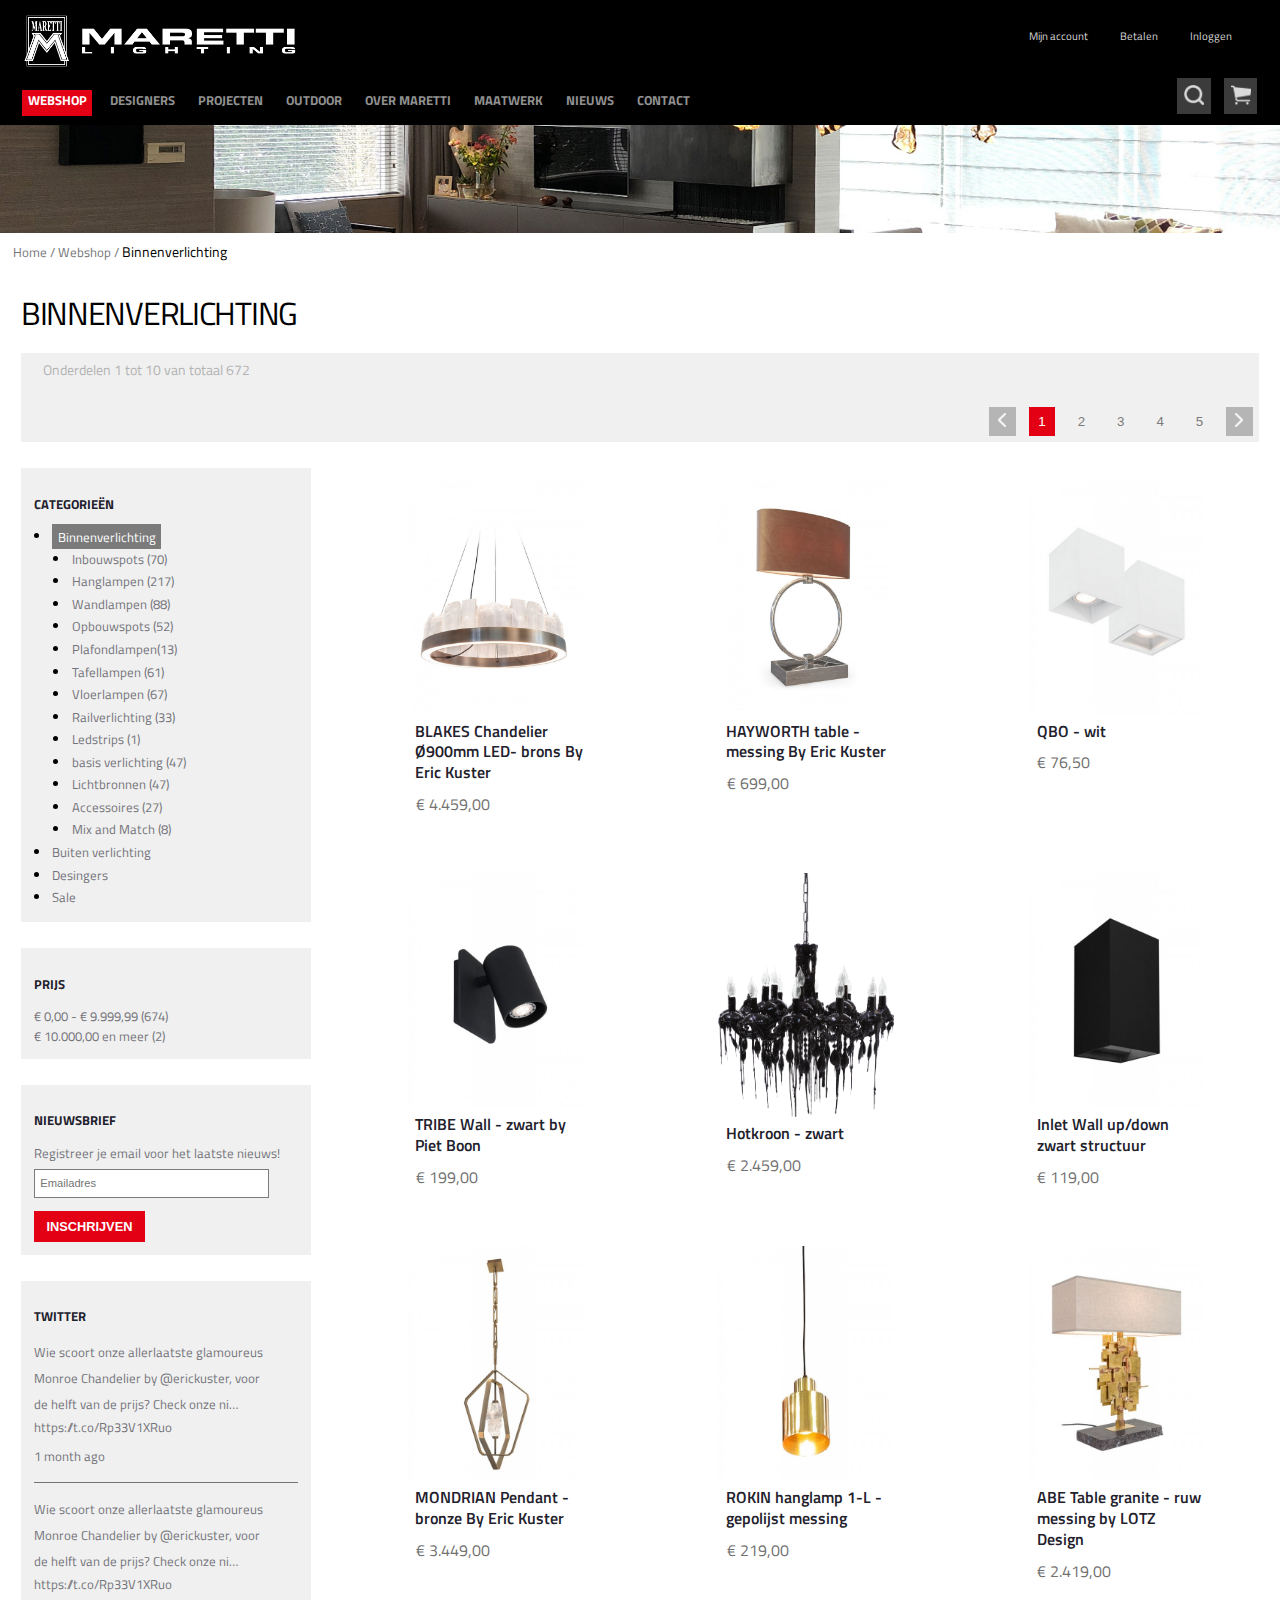
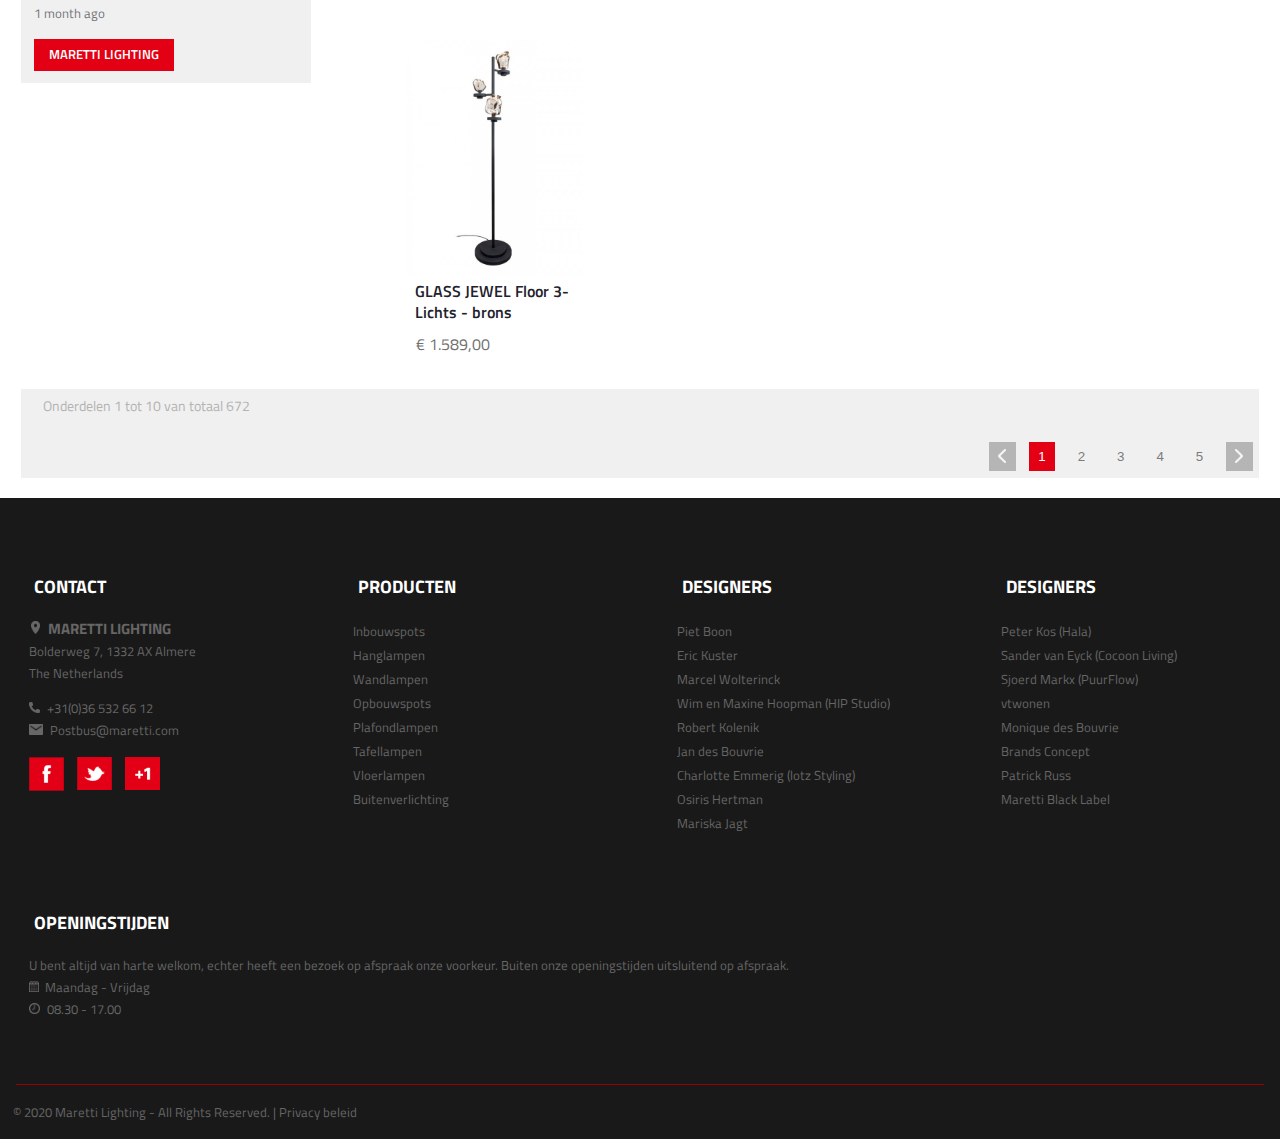
<file: webshop.html>
<!doctype html>
<html lang="nl">

<head>
    <meta charset="UTF-8">
    <meta name="author" content="Bo Heins">
    <meta name="viewport" content="width=device-width, initial-scale=1">

    <title>Maretti Lighting</title>

    <link rel="shortcut icon" type="image/png" href="images/favincon.png"/>
    <link href="styles/style.css" rel="stylesheet">
    <link href="https://fonts.googleapis.com/css2?family=Titillium+Web:ital,wght@0,200;0,300;0,400;0,600;0,700;0,900;1,200;1,300;1,400;1,600;1,700&display=swap" rel="stylesheet">
</head>

<body id="webshop">
    <header>
        <div>
            <a href="index.html">
                <img src="images/logo.png" alt="Maretti Lighting logo"/>
            </a>

            <ul>
                <li><a href="#">Mijn account</a></li>
                <li><a href="#">Betalen</a></li>
                <li><a href="#">Inloggen</a></li>
            </ul>
        </div>

        <div>
            <button href="#">
                <img alt="Hamburger Menu" src="images/navigatie-hamburgermenu.png">
            </button>

            <nav>
                <ul>
                    <li><a href="webshop.html">Webshop</a></li>
                    <li><a href="#">Designers</a></li>
                    <li><a href="#">Projecten</a></li>
                    <li><a href="#">Outdoor</a></li>
                    <li><a href="#">Over Maretti</a></li>
                    <li><a href="#">Maatwerk</a></li>
                    <li><a href="#">Nieuws</a></li>
                    <li><a href="#">Contact</a></li>
                </ul>
            </nav>

            <ul>
                <li>
                   <form>
                       <input type="text" placeholder="Waar ben je naar opzoek?">
                        <button type="button">
                            <img alt="Vergrootglas- is de zoekknop" src="images/search-icon.png">
                        </button>
                    </form>
                </li>
                <li>
                    <button href="#">
                        <img alt="winkelmand" src="images/winkelwagen-icoon.png">
                    </button>
                </li>
            </ul>
        </div>

        <p>Uw winkelwagen bevat nog geen artikelen.</p>
    </header>

    <div class="woonkamer-img"></div>

    <p class="broodkruimelnavigatie"><a href="index.html">Home</a> / <a href="#">Webshop</a> / <a href="#">Binnenverlichting</a></p>

    <main>
        <h1>Binnenverlichting</h1>

        <section>
           <h4>Verschillende pagina's opties</h4>
            <p>Onderdelen 1 tot 10 van totaal 672</p>

            <div>
               <button><img alt="pijl naar links" src="images/naar-links.png"></button>
                <button>1</button>
                <button>2</button>
                <button>3</button>
                <button>4</button>
                <button>5</button>
                <button><img alt="pijl naar rechts" src="images/naar-rechts.png"></button>
            </div>
        </section>

        <section>
           <h4>Producten op de webshop</h4>
           <article>
                <a href="#">
                    <img alt="Design hanglamp, ontworpen door Eric Kuster" class="afbeeldingveranderen" href="#" src="images/13.0216.03blakeskuster_1.jpg">
                    <h4>BLAKES Chandelier Ø900mm LED- brons By Eric Kuster</h4>
                    <p>€ 4.459,00</p>
                </a>
            </article>

            <article>
                <a href="#">
                    <img alt="Design tafellamp, kap bruin fluweel, binnenzijde goudkleurig" src="images/13.1773.03hayworthtablemesskuster.jpg">
                    <h4>HAYWORTH table - messing By Eric Kuster</h4>
                    <p>€ 699,00</p>
                </a>
            </article>

            <article>
                <a href="#">
                    <img alt="Witte opbouwspot, 60cm bij 60cm" src="images/11.1540_qbo_0005_201.0000.41_cubes_opbouwspot_gu10_wit.jpg">
                    <h4>QBO - wit</h4>
                    <p>€ 76,50</p>
                </a>
            </article>

            <article>
                <a href="#">
                    <img alt="wandlamp met richtbaar armantuur, zwart" src="images/13.7630_tribe_wandlamp_0003_layer_3_2.jpg">
                    <h4>TRIBE Wall - zwart by Piet Boon</h4>
                    <p>€ 199,00</p>
                </a>
            </article>

           <article>
                <a href="#">
                    <img alt="Kroonluchter, zwart met druip effect" src="images/HotKroon.png">
                    <h4>Hotkroon - zwart</h4>
                    <p>€ 2.459,00</p>
                </a>
            </article>

            <article>
                <a href="#">
                    <img alt="Zwarte wandlamp, balk vorm" src="images/inlet_wall_updown.jpg">
                    <h4>Inlet Wall up/down zwart structuur</h4>
                    <p>€ 119,00</p>
                </a>
            </article>

           <article>
                <a href="#">
                    <img alt="Design hanglamp van brons" src="images/13.0210.03mondriaankuster.jpg">
                    <h4>MONDRIAN Pendant - bronze By Eric Kuster</h4>
                    <p>€ 3.449,00</p>
                </a>
            </article>

           <article>
                <a href="#">
                    <img alt="Hanglamp in gepolijst messing" src="images/13.3196.11rokinpolish1l.jpg">
                    <h4>ROKIN hanglamp 1-L - gepolijst messing</h4>
                    <p>€ 219,00</p>
                </a>
            </article>

            <article>
                <a href="#">
                    <img alt="Tafellamp uitgevoerd in ruw messing met granieten voet" src="images/13.8517.11abestonetable.jpg">
                    <h4>ABE Table granite - ruw messing by LOTZ Design</h4>
                    <p>€ 2.419,00</p>
                </a>
            </article>

            <article>
                <a href="#">
                    <img alt="Vloerlamp 3-Lichts, brons, zwart gespoten" src="images/13.1386.03glassjewelfloor3l.jpg">
                    <h4>GLASS JEWEL Floor 3-Lichts - brons</h4>
                    <p>€ 1.589,00</p>
                </a>
            </article>
        </section>

        <section>
            <h4>Opties voor de weergaven van de webshop</h4>
            <p>Onderdelen 1 tot 10 van totaal 672</p>

            <div>
               <button><img alt="pijl naar links" src="images/naar-links.png"></button>
                <button>1</button>
                <button>2</button>
                <button>3</button>
                <button>4</button>
                <button>5</button>
                <button><img alt="pijl naar rechts" src="images/naar-rechts.png"></button>
            </div>
        </section>

        <section>
            <h3>Categorieën</h3>
            <ul>
               <li><a class="binnenverlichting-geselecteerd" href="#">Binnenverlichting</a>
                   <ul>
                       <li><a href="#">Inbouwspots (70)</a></li>
                       <li><a href="#">Hanglampen (217)</a></li>
                       <li><a href="#">Wandlampen (88)</a></li>
                       <li><a href="#">Opbouwspots (52)</a></li>
                       <li><a href="#">Plafondlampen(13)</a></li>
                       <li><a href="#">Tafellampen (61)</a></li>
                       <li><a href="#">Vloerlampen (67)</a></li>
                       <li><a href="#">Railverlichting (33)</a></li>
                       <li><a href="#">Ledstrips (1)</a></li>
                       <li><a href="#">basis verlichting (47)</a></li>
                       <li><a href="#">Lichtbronnen (47)</a></li>
                       <li><a href="#">Accessoires (27)</a></li>
                       <li><a href="#">Mix and Match (8)</a></li>
                   </ul>
               </li>
               <li><a href="#">Buiten verlichting</a></li>
               <li><a href="#">Desingers</a></li>
               <li><a href="#">Sale</a></li>
            </ul>
        </section>

        <section>
            <h3>Prijs</h3>
            <ul>
               <li><a href="#">€ 0,00 - € 9.999,99 (674)</a></li>
               <li><a href="#">€ 10.000,00 en meer (2)</a></li>
            </ul>
        </section>

        <form>
            <h3>Nieuwsbrief</h3>
            <label>Registreer je email voor het laatste nieuws!</label>
            <input type="text" name="email" placeholder="Emailadres">
            <button type="submit">Inschrijven</button>
        </form>

        <section>
            <h3>twitter</h3>
            <p>Wie scoort onze allerlaatste glamoureus Monroe Chandelier by @erickuster, voor de helft van de prijs? Check onze ni…</p><a>https://t.co/Rp33V1XRuo</a>
            <p>1 month ago</p>

            <hr>

            <p>Wie scoort onze allerlaatste glamoureus Monroe Chandelier by @erickuster, voor de helft van de prijs? Check onze ni…</p><a>https://t.co/Rp33V1XRuo</a>
            <p>1 month ago</p>

            <a href="#">Maretti Lighting</a>
        </section>
    </main>

    <footer>
        <section>
            <h5>Contact</h5>

            <p><img alt="locatie icoon" src="images/locatie.png">Maretti lighting</p>
            <p>Bolderweg 7, 1332 AX Almere</p>
            <p>The Netherlands</p>

            <p><img alt="telefoon icoon" src="images/telefoon.png">+31(0)36 532 66 12</p>
            <p><img alt="e-mail icoon" src="images/mail.png">Postbus@maretti.com</p>

            <section>
                <h6>social media</h6>
                <ul>
                    <li><a href="#"><img alt="Facbook icoon" src="images/socialmediaicoon-facebook.png"></a></li>
                    <li><a href="#"><img alt="Twitter icoon" src="images/socialmediaicoon-twitter.png"></a></li>
                    <li><a href="#"><img alt="plus 1 icoon" src="images/socialmediaicoon-1.png"></a></li>
                </ul>
            </section>
        </section>

        <section>
            <h5>Producten</h5>

            <ul>
                <li><a href="#">Inbouwspots</a></li>
                <li><a href="#">Hanglampen</a></li>
                <li><a href="#">Wandlampen</a></li>
                <li><a href="#">Opbouwspots</a></li>
                <li><a href="#">Plafondlampen</a></li>
                <li><a href="#">Tafellampen</a></li>
                <li><a href="#">Vloerlampen</a></li>
                <li><a href="#">Buitenverlichting</a></li>
            </ul>
        </section>

        <section>
            <h5>Designers</h5>

            <ul>
                <li><a href="#">Piet Boon</a></li>
                <li><a href="#">Eric Kuster</a></li>
                <li><a href="#">Marcel Wolterinck</a></li>
                <li><a href="#">Wim en Maxine Hoopman (HIP Studio)</a></li>
                <li><a href="#">Robert Kolenik</a></li>
                <li><a href="#">Jan des Bouvrie</a></li>
                <li><a href="#">Charlotte Emmerig (lotz Styling)</a></li>
                <li><a href="#">Osiris Hertman</a></li>
                <li><a href="#">Mariska Jagt</a></li>
            </ul>
        </section>

        <section>
            <h5>Designers</h5>

            <ul>
                <li><a href="#">Peter Kos (Hala)</a></li>
                <li><a href="#">Sander van Eyck (Cocoon Living)</a></li>
                <li><a href="#">Sjoerd Markx (PuurFlow)</a></li>
                <li><a href="#">vtwonen</a></li>
                <li><a href="#">Monique des Bouvrie</a></li>
                <li><a href="#">Brands Concept</a></li>
                <li><a href="#">Patrick Russ</a></li>
                <li><a href="#">Maretti Black Label</a></li>
            </ul>
        </section>

        <section>
            <h5>Openingstijden</h5>

            <p>U bent altijd van harte welkom, echter heeft een bezoek op afspraak onze voorkeur. Buiten onze openingstijden uitsluitend op afspraak.</p>

            <p><img alt="kalender icoon" src="images/kalendericoon.png">Maandag - Vrijdag</p>
            <p><img alt="klok icoon" src="images/klokicoon.png">08.30 - 17.00</p>
        </section>

        <hr>
        <p>© 2020 Maretti Lighting - All Rights Reserved. | Privacy beleid</p>

    </footer>

    <script src="scripts/script.js"></script>
</body>
</file>
<file: styles/style.css>
/* CSS Document */
*, *::after, *::before {
 box-sizing:border-box;
 padding: 0;
 margin: 0;
 border: 0;
 outline: 0;
}

/*algemeen*/
body{
    width: 100vw;
    font-family: 'Titillium Web', sans-serif;
    width: 100vw;
    font-size: 1em;
}

header{
    background-color: black;
    position: relative;
}

main{
}

footer{
    background-color: #191919;
    width: 100vw;
    padding: 2em 0 1em 0;
    position: relative;
}

article{
    width: 100vw;
    overflow: hidden;
}

section{

}

h1{
    font-weight: 400;
    text-transform: uppercase;
}

h2{
    color: #000;
    font-size: 1.5em;
    font-weight: 400;
    line-height: 30px;
    text-align: center;
    text-transform: uppercase;
    margin: 1.2em 0;
}

h3{
    font-weight: 700;
    text-transform: uppercase;
    font-size: 1em;
    color: #22212c;
    text-align: center;
}

h4{
    line-height: 1.4;
    text-align: center;
    color: #73737a;
    font-weight: 600;
    font-size: .875em;
    margin-bottom: 4em;
}

h5{
    font-size: 1.125em;
    color: white;
    font-weight: 700;
    text-transform: uppercase;
    margin: 1.5em 0 1em 1em ;
}

p{
    color: #000;
    font-size: 1em;
    line-height: 26px;
    text-align: center;
    width: 90%;
    margin-left: auto;
    margin-right: auto;
}

a{
    text-decoration: none;
    cursor: pointer;
}

button{
    text-decoration: none;
    cursor: pointer;
}

form{
    position: relative;
}

input{
    position: absolute;
    right: 2.9em;
    width: 0em;
    height: 2.6em;
    background-color: #292733;
    color: white;
    font-size: .875em;
    z-index: -1;
    transition: 1.2s ease-in-out;
}

hr{
    margin: 2em 1em 0;
    background-color: rgb(153, 0, 0);
    border: none;
    display: block;
    height: 1px;
}

:focus {
  outline: 2px solid Orange;
}









/*header*/
/*eerste section*/

header div:first-of-type{

    display: flex;
    flex-direction: row;
    justify-content: space-around;
    align-items: center;
    flex-wrap: wrap;
    margin: 0 1.5em
}

header div:first-of-type a img{
    width: 17em;
    padding-top: 0.75em;
}

header div:first-of-type ul{
    list-style-type:none;
    display: flex;
    flex-direction: row;
    justify-content: space-between;
    margin-right: 0.5em;
}

header div:first-of-type ul li{
    padding: 0 1em 0.5em 1em;
}

header div:first-of-type ul li a{
    color: #d9d9d9;;
    font-size: 11px;
    text-decoration: none;
    transition: .5s;
}

header div:first-of-type ul li a:hover{
    color: #E30015;;
    font-size: 12px;
    font-weight: 700;
}



/*Tweede section */
header div:nth-of-type(2){
    position: relative;
    background-color: black;
    display: flex;
    flex-direction: row;
    justify-content: space-between;
    margin: 0 1em;
    padding-bottom: .5em;
    align-items: center;
    z-index: 2;
}

header div:nth-of-type(2) nav{
    display: block;
    position: absolute;
    background-color: #000;
    width: 15em;
    top: 2.5em;
    left: -25em;
    transition: 1s;
}

header div:nth-of-type(2) nav.hamburgermenuzichtbaar{
    left: -1em;
}

header div:nth-of-type(2) nav ul{
    display: flex;
    flex-direction: column;
    margin: 1em 0 1em 2em;
}
header div:nth-of-type(2) nav ul li{
    list-style-type: none;
    margin: .2em 0;
}

header div:nth-of-type(2) nav ul li a{
    font-weight: 700;
    line-height: 27px;
    padding: 0 .4em .1em;
    cursor: pointer;
    color: #919191;
    font-size: .8em;
    text-transform: uppercase;
    transition: .25s;
}

header div:nth-of-type(2) nav ul li a:hover{
    background-color: #e30015;
    color: #fff;
    font-size: .9em;
}

header div:nth-of-type(2) > ul{
    list-style-type:none;
    display: flex;
    flex-direction: row;
}

header div:nth-of-type(2) button{
    background-color: black;
    margin: 0 1em;
}

header div:nth-of-type(2) button img{
    width: 12em;
}

header div:nth-of-type(2) ul li button{
    position: relative;
    background-color: #3B3B3B;
    margin: 0 .5em;
    width: 2.5em;
    padding: .5em;
}

header div:nth-of-type(2) ul li button img{
    width: 100%;
    margin-left: 0;
}

header div:nth-of-type(2) ul li button:hover{
    background-color: #E30015;
}

header p{
    position: absolute;
    display: none;
    font-size: 12px;
    right: 20px;
    top: 0em;
    height: 0;
    width: 25em;
}

header p.anders{
    display:block;
    top: 12.5em;
    height: auto;
    z-index: 0;
    background-color: white;
    border: solid 1px #3B3B3B;
    padding: 2em 1em;
    box-shadow: 0 3px 5px #3B3B3B;
}

input.zichtbaar{
    width: 20em;
    right: 2.9em;
    padding-left: 1em;
    z-index: 1;
}

input.zichtbaar:focus{
    background-color: #fff;
    color: #000;
}






/*home pagina*/
/*main*/

/*Deel van de home pagina:Eerste aanzicht met achtergrond afbeelding*/
body#homepage main article.background-img{
    width: 100vw;
    height: 60vh;
    background-image: url(../images/maretti-pand.jpg);
    background-size: cover;
    background-position: center;
    z-index: -2;
}

body#homepage main article:first-of-type{
    display: flex;
    justify-content: center;
    flex-wrap: wrap;
    align-content: center;
}

body#homepage main article:first-of-type h1{
    width: 90%;
    color: white;
    font-weight: 100;
    font-size: 33px;
    text-shadow: 3px 3px 3px #292733;
    text-transform: uppercase;
    text-align: center;
    margin-bottom: .2em;
}

body#homepage main article:first-of-type p{
    color: white;
    font-size: .65em;
    font-weight: 300;
    text-transform: uppercase;
    width: 90%;
    text-align: center;
    line-height: 16px;
    margin-bottom: .5em;
}
body#homepage main article:first-of-type a{
    font-size: .7em;
    line-height: 11px;
    background-color: rgb(122, 122, 122);
    text-align: left;
    border-width: 2px;
    margin: 1em;
    padding: 1.2em 2.5em;
    font-weight: 600;
    color: white;
    box-shadow: inset 0 0 0 #e30015;
    text-decoration: none;
    cursor: pointer;
}

body#homepage main article:first-of-type a:hover{
    background-color: #e30015;
}
body#homepage main article:first-of-type a:active{
    background-color: #820303;
}

body#homepage main article:first-of-type a:nth-of-type(2){
    border: solid 1px rgba(255, 255, 255, 0.5);
    background-color: transparent;
    cursor: pointer;
}

body#homepage main article:first-of-type a:nth-of-type(2):hover{
    background-color: rgb(227, 0, 21, .7);
}

body#homepage main article:first-of-type a:nth-of-type(2):active{
    background-color: rgb(130, 3, 3, .7);
}




/*Deel van de home pagina: welkom bij Maretti*/
body#homepage main article:nth-of-type(2) p:first-of-type{
    color: rgb(147, 147, 147);
    font-size: 17px;
    line-height: 20px;
    margin-top: 1.5em;
    margin-bottom: 1em;
}

body#homepage main article:nth-of-type(2) a{
    display: block;
    position: relative;
    margin: 1.5em auto 2em auto;
    width: 9em;
    background-color: #e30015;
    cursor: pointer;
    font-size: 0.9em;
    line-height: 11px;
    border-width: 2px;
    padding: 1em;
    text-align: center;
    font-weight: 600;
    color: white;
    text-decoration: none;
    transition: 1s;
    box-shadow: inset 0 0 0 #000;
}

body#homepage main article:nth-of-type(2) a:hover{
    box-shadow: inset 12em 0 0 #000;
}

body#homepage main article:nth-of-type(2) a:active
body#webshop main > form button:hover,
body#webshop main > section:nth-of-type(6) a:last-of-type:active{
    box-shadow: -2px -2px 5px #292733;
    background-color: #820303;
}
/*einde main*/



/*Deel van de home pagina: verschillende projecten*/
body#homepage > section section{
    display: block;
    position: relative;
    overflow: hidden;
    margin: 1em 5vw;
    width: 90vw;
    max-width: 25em;
    height: 30em;
    padding-bottom: 4em;
}

body#homepage > section section h2{
    position: absolute;
    margin: -10000em;
}

body#homepage > section section p{
    line-height: 1.4;
    text-align: center;
    color: #73737a;
    font-weight: 600;
    font-size: .875em;
}

body#homepage > section section img{
    height: 100%;
    width: 100%;
    max-width: 30em;
    object-fit: cover;
}

body#homepage > section section button{
    position: absolute;
    left: 0;
    z-index: 10;
    width: 3em;
    height: 2.5em;
    top: 15em;
    transform: translateY(-50%);
    padding: 0 .5em;
    background-color: rgba(74, 74, 74, .8);
    box-shadow: 3px 3px 5px #292733;
}

body#homepage > section section button:hover{
    background-color: #e30015;
    opacity: .8;
}

body#homepage > section section button:active{
    background-color: #820303;
    opacity: .8;
}

body#homepage > section section button:nth-of-type(2){
    right: 0;
    left: auto;
}

body#homepage > section section button img{
    padding: .5em;
}






/*Deel van de home pagina: Maatwerk met achtergrond afbeelding van kroonluchter*/
body#homepage > article{
    width: 100vw;
    height: 100vh;
    position: relative;
    margin-top: 1.5em;
    display: flex;
    justify-content: center;
    flex-wrap: wrap;
}

article.hotKroon{
    width: 100vw;
    height: 60vh;
    background-image: url(../images/HotKroon.png);
    background-size: cover;
    background-position: center;
    z-index: -2;
    background-color: black;
    margin-bottom: 2em;

}

body#homepage > article h2{
    width: 90%;
    color: white;
    font-weight: 300;
    font-size: 1.125em;
    text-shadow: 3px 3px 3px #292733;
    text-transform: uppercase;
    text-align: center;
    margin: 3em 0 .5em 0;
    height: 1em;
}

body#homepage > article p:first-of-type{
    width: 90%;
    color: white;
    font-weight: 400;
    font-size: 0.875em;
    text-transform: uppercase;
    text-align: center;
    margin: 0 0 13em 0;
}

body#homepage > article p:last-of-type{
    width: 90%;
    color: white;
    text-shadow: 2px 2px 2px #292733;
    font-weight: 500;
    font-size: 0.75em;
    text-align: center;
    margin: 0 0 .7em 0;
    line-height: 1.5em;
}

body#homepage > article a{
    display: block;
    margin: 1em auto 2em auto;
    width: 9em;
    height: 3em;
    background-color: white;
    font-size: 0.9em;
    line-height: 11px;
    border-width: 2px;
    padding: 1em;
    text-align: center;
    font-weight: 600;
    color: black;
    box-shadow: 3px 3px 5px #292733;
    text-transform: uppercase;
    cursor: pointer;
}

body#homepage > article a:hover{
    background-color: #e30015;
    color: white;
    box-shadow: 3px 3px 5px #292733;
}

body#homepage > article a:active{
    background-color: #820303;
    color: white;
    box-shadow: -3px -3px 5px #292733;
}




/*Deel van de home pagina: Nieuwe amaturen*/
/*Bevat ook code van de webshop pagina: lampen die gekocht kunnen worden*/
body#homepage > section:nth-of-type(2) > div{
    overflow-x: scroll;
}

body#homepage > section:nth-of-type(2) > div div{
    width: 200vw;
}

body#homepage > section:nth-of-type(2) > div div{
    display: grid;
    grid-template-columns: 1fr 1fr 1fr 1fr;
    grid-gap: 1em;
    margin: 0 1em;
}

body#homepage > section:nth-of-type(2) > div div article,
body#webshop main section article {
    width: 45vw;
    max-width: 12em;
/*    height: 100%;*/
    padding: .5em .5em 1em .5em;
    margin: 1em 0;
    position: relative;
    transition: .25s;
}

body#homepage > section:nth-of-type(2) > div div article:hover,
body#webshop main section article:hover{
    box-shadow: 1px 3px 10px #dbd9d9;

}

body#homepage > section:nth-of-type(2) > div div article:active,
body#webshop main section article:active{
    box-shadow: inset 1px 3px 10px #dbd9d9;
}

body#homepage > section:nth-of-type(2) > div div article a img,
body#webshop main section article a img{
    width: 100%;
}

body#homepage > section:nth-of-type(2) > div div article a h4,
body#webshop main section article a h4{
    color: #22212c;
    text-align: left;
    font-size: 1em;
    font-weight: 600;
    line-height: 1.3em;
    margin: 0 0 0 .5em;
}

body#homepage > section:nth-of-type(2) > div div article a p,
body#webshop main section article a p{
    color: #717171;
    margin-top: .5em;
    text-align: left;
}

body#webshop main section > h4{
    position: absolute;
    margin: -10000em;
}
/*einde home pagina*/







/*webshop pagina*/
/*Deel van de webshop pagina: boven de main*/
div.woonkamer-img{
    width: 100vw;
    height: 12vh;
    background-image: url(../images/woonkamer.jpeg);
    background-size: cover;
    background-position: center;
    position: relative;
    z-index: -2;
}

body#webshop > p{
    display: block;
    margin: .5em 0 0 1em;
    font-size: .8em;
    text-align: left;
    color: #73737a;
}
body#webshop > p a{
    transition: 1s;
    color: #73737a;
}

body#webshop p a:last-of-type{
    font-size: 1.1em;
    color: black;
}

body#webshop p a:hover{
    font-size: 1.1em;
    color: #E30015;
    font-weight: bold;
}

body#webshop main h1{
    letter-spacing: -.04em;
    margin: .5em 0 .5em 0.4em;
}


/*main*/
body#webshop main{
    display: grid;
    grid-template-columns: 1fr;
}

body#webshop main section:nth-of-type(2){
    display: grid;
    grid-template-columns: 1fr 1fr;
    padding-left: 1em;
    justify-items: center;
}

/*Toolbar op de pagina*/
body#webshop main > section:first-of-type,
body#webshop main > section:nth-of-type(3){
    background-color: #f0f0f0;
    font-size: .8em;
    margin: .5em 1em;
    text-align: left;
    width: auto;
    margin: 0 1em 1em;
}


body#webshop main > section:first-of-type p,
body#webshop main > section:nth-of-type(3) p{
    text-align: left;
    margin: inherit;
    width: auto;
    padding: .5em .7em;
    font-size: 1.1em;
    color: #b3b3b3;
    line-height: 1.4;
}

body#webshop main > section:first-of-type div,
body#webshop main > section:nth-of-type(3) div{
    display: flex;
    justify-content: flex-end;
}

body#webshop main > section:first-of-type div button,
body#webshop main > section:nth-of-type(3) div button{
    margin: .5em;
    padding: .5em .7em;
    background-color: transparent;
    color: #7b7b7b;
    transition: .2s;

}

body#webshop main > section:first-of-type div button:hover,
body#webshop main > section:nth-of-type(3) div button:hover{
    background-color: #E30015;
    color: white;
    box-shadow: -1px -1px 3px #877a7a;
}

body#webshop main > section:first-of-type div button:active,
body#webshop main > section:nth-of-type(3) div button:active{
    box-shadow: inset -1px -1px 3px #877a7a;
}

body#webshop main > section:first-of-type button img,
body#webshop main > section:nth-of-type(3) button img{
    width: 1em;
/*    background-color: #b3b3b3;*/
    padding: .2em;
}

body#webshop main > section:first-of-type div button:first-of-type,
body#webshop main > section:first-of-type div button:last-of-type,
body#webshop main > section:nth-of-type(3) div button:first-of-type,
body#webshop main > section:nth-of-type(3) div button:last-of-type{
    background-color: #7b7b7b;
    opacity: .5;
    padding: .3em .5em .2em .5em;
    transition: .2s;
}

body#webshop main > section:first-of-type div button:first-of-type:hover,
body#webshop main > section:first-of-type div button:last-of-type:hover,
body#webshop main > section:nth-of-type(3) div button:first-of-type:hover,
body#webshop main > section:nth-of-type(3) div button:last-of-type:hover{
    opacity: 1;
}

body#webshop main > section:first-of-type div button:nth-of-type(2),
body#webshop main > section:nth-of-type(3) div button:nth-of-type(2){
    background-color: #E30015;
    color: white;
}






/*Deel van de webshop pagina: categorieen, prijs, nieuwsbrief en twitter*/
body#webshop main > form,
body#webshop main > section:nth-of-type(4),
body#webshop main > section:nth-of-type(5),
body#webshop main > section:nth-of-type(6){
    background-color: #f0f0f0;
    font-size: .8em;
    margin: 1em;
    text-align: left;
    padding: 1em;
}

body#webshop main > form h3,
body#webshop main > section:nth-of-type(4) h3,
body#webshop main > section:nth-of-type(5) h3,
body#webshop main > section:nth-of-type(6) h3{
    text-align: left;
    margin: 1em 0;
}

/*Deel van de webshop pagina: categorieen en prijs*/
body#webshop main > section:nth-of-type(4) ul li{
    list-style: disc inside none;
    margin: .2em 0;
}

body#webshop main > section:nth-of-type(5) ul li{
    list-style-type: none;
}

body#webshop main > section:nth-of-type(4) ul li a,
body#webshop main > section:nth-of-type(5) ul li a{
    color: #73737a;
    transition: .2s;
}

body#webshop main > section:nth-of-type(4) ul li a:hover,
body#webshop main > section:nth-of-type(5) ul li a:hover{
    background-color: #7b7b7b;
    color: #fff;
    padding: .2em .4em;
    box-shadow: -1px -1px 3px #292733;
}

body#webshop main > section:nth-of-type(4) ul li a:active,
body#webshop main > section:nth-of-type(5) ul li a:active{
    box-shadow: inset -1px -1px 3px #292733;
}

body#webshop main > section:nth-of-type(4) ul li a.binnenverlichting-geselecteerd{
    background-color: #7b7b7b;
    color: #fff;
    padding: .2em .4em;
}

body#webshop main > section:nth-of-type(4) ul li ul li{
    padding-left: 1.5em;
}



/*Deel van de webshop pagina: nieuwsbrief*/
body#webshop main > form label{
    color: #73737a;
}

body#webshop main > form input{
    position: relative;
    display: block;
    left: 0;
    width: 21em;
    margin: .5em 0;
    background-color: #fff;
        color: #000;
    border: solid .5px #7b7b7b;
    z-index: 1;
    padding: .5em;
}

body#webshop main > form input:focus{
    background-color: #dbd9d9;
}

body#webshop main > form button{
    display: block;
    margin: 1em 0 0 0;
    width: auto;
    background-color: #e30015;
    cursor: pointer;
    font-size: 1em;
    line-height: 11px;
    border-width: 2px;
    padding: .8em 1em;
    text-align: center;
    font-weight: 600;
    color: white;
    text-decoration: none;
    text-transform: uppercase;
    box-shadow: inset 0 0 0 #000;
    transition: .5s;
}

body#webshop main > form button:hover{
    box-shadow: inset 10em 0 0 #000;
}


/*Deel van de webshop pagina: twitter*/
body#webshop main > section:nth-of-type(6) p,
body#webshop main > section:nth-of-type(6) a{
    color: #73737a;
    text-align: left;
    margin: 0;
}

body#webshop main > section:nth-of-type(6) p:nth-of-type(2),
body#webshop main > section:nth-of-type(6) p:last-of-type{
    margin: .5em 0;
}

body#webshop main > section:nth-of-type(6) hr{
    background-color: #73737a;
    margin: 1em 0;
}

body#webshop main > section:nth-of-type(6) a:last-of-type{
    display: block;
    margin: 1em 0 0 0;
    width: 11em;
    background-color: #e30015;
    cursor: pointer;
    font-size: 1em;
    line-height: 11px;
    border-width: 2px;
    padding: .8em 1em;
    text-align: center;
    font-weight: 600;
    color: white;
    text-decoration: none;
    text-transform: uppercase;
    box-shadow: inset 0 0 0 #000;
    transition: .5s;
}

body#webshop main > section:nth-of-type(6) a:last-of-type:hover{
    box-shadow: inset 12em 0 0 #000;
}
/*einde webshop pagina*/




/*footer*/
footer section{
    margin: 1em;
}
footer li{
    list-style: none;
}

footer p,
footer section ul li a{
    color: #666666;
    text-align: left;
    line-height: 22px;
    font-size: .8em;
    margin-left: 1em;
    position: relative;
    transition: .25s;
}

footer section ul li a:hover{
    color: #E30015;
    font-weight: 700;
}

footer section ul li a:active{
  color: #820303;
}

footer > section:nth-of-type(2) ul li a:after,
footer > section:nth-of-type(3) ul li a:after,
footer > section:nth-of-type(4) ul li a:after{
    content: "";
    height: 1px;
    width: 100%;
    background-color: #e30015;
    position: absolute;
    bottom: 0;
    left: 0;
    transform: scaleX(0);
    transition: .25s;
}
footer section ul li a:hover:after{
    transform: scaleX(1);
}



/*Deel van de webshop pagina: footer contact*/
footer section:first-of-type p:first-of-type{
    font-weight: bold;
    font-size: 15px;
    text-transform: uppercase;
}
footer section:first-of-type p:nth-of-type(3),
footer section:first-of-type p:nth-of-type(6){
    margin-bottom: 1em;
}

footer section:first-of-type p img,
footer section:nth-of-type(5) p img{
    height: .9em;
    margin:  0 .5em 0 0;
}

footer section:first-of-type section h6{
    position: absolute;
    margin: -100000em;
}


/*Deel van de webshop pagina: footer contact social media icoontjes*/
footer section:first-of-type section{
    margin: 0;
}

footer section:first-of-type section ul{
    display: flex;
    flex-direction: row;
    justify-content: flex-start;
    align-content: center;
    margin: 1em 0;
}
footer section:first-of-type section li{
    width: 3em;
    position: relative;
}
footer section:first-of-type section li a{
    display: block;
}

footer section:first-of-type section li a img{
    width: 100%;
}
footer section:first-of-type section li a img:hover{
    box-shadow: 3px 3px 7px #3d0202;
    width: 110%;
    position: absolute;
}

footer section:first-of-type section li a img:active{
    box-shadow: -3px -3px 7px #3d0202;
    width: 90%;
    position: absolute;
}












@media (min-width: 28em) {
    body#homepage > section section{
        margin: 0 auto;
    }

    footer{
        display: grid;
        grid-template-columns: 1fr 1fr;
        grid-gap: 1em;
    }
    footer >section:nth-of-type(5),
    footer hr,
    footer >p{
        grid-column: 1/-1;
    }
}

@media (min-width: 35em) {
    header div:first-of-type{
    justify-content: space-between;
    }
    header p.anders{
    top: 10em;
    }
}


@media (min-width: 43em) {
    p{
        max-width: 80vw;
    }

    body#homepage main article:first-of-type p{
        margin: 0 20vw;
        font-size: .8em;
    }

    body#homepage > section:first-of-type{
        display: grid;
        grid-template-columns: 1fr 1fr 1fr;
        width: 100vw;
        grid-gap: 1em;
        margin: 5em 0;
    }

    body#homepage > section section{
        width: 30vw;
        height: 30vh;
    }
    body#homepage > section section button{
        top: 40%;
        transform: translateY(-50%);
    }
    body#homepage > article p:last-of-type{
        font-size: .9em;
        margin: 0 10vw;
    }

    body#homepage > section:nth-of-type(2) > div div{
        width: 130vw;
    }

    body#homepage > section:nth-of-type(2) > div div article {
        width: 45vw;
        max-width: 12em;
    }

    body#webshop main{
        display: grid;
        grid-template-columns: 1fr 1fr 1fr 1fr;
        padding: .5em
    }
    body#webshop main > h1{
        grid-area: 1 / 1 / 2 /-1;
        order: -1;
    }
    body#webshop main > section:first-of-type{
        grid-area: 2 / 1 / 2 /-1;
        order: 0;
    }
    body#webshop main > section:nth-of-type(2){
        order: 1;
        grid-area: 3 / 2 / 8 /-1
    }
    body#webshop main > section:nth-of-type(3){
        grid-column: 1/-1;
        order: 2;
    }

    footer{
        grid-template-columns: 1fr 1fr 1fr;
    }

    footer >section:nth-of-type(5){
        grid-column: 2/-1;
    }

}


@media(min-width: 60em) {
    header div:nth-of-type(2) > button{
        display: none;
    }

    header div:nth-of-type(2) nav{
        position: relative;
        left: 0;
        top: 0;
        margin-top: .5em;
        transition: 0;
        width: auto;
    }
    header div:nth-of-type(2) nav ul{
        flex-direction: row;
        margin: 0;
    }
    header div:nth-of-type(2) nav li{
        text-align: left;
        position: relative;
        float: left;
        margin-left: .5em;
    }
    header div:nth-of-type(2) nav li a{
        transition: .25s;
        padding: .5em;
        margin: 0 .5em;
    }
    header div:nth-of-type(2) nav ul li a:hover{
        font-size: .8em;
    }

    header div:nth-of-type(2) nav li:first-of-type a,
    header div:nth-of-type(2) nav li:hover a{
        background-color: #e30015;
        color: #fff;
        padding-bottom: .5em;
    }

    body#homepage > section:nth-of-type(2) > div{
        width: 100vw;
    }
    body#homepage > section:nth-of-type(2) > div div{
        display: grid;
        grid-template-columns: 1fr 1fr 1fr 1fr ;
        grid-gap: 1em;
        padding-left: 1em;
        width: 100%;
        margin: 0;
    }

    footer{
        grid-template-columns: 1fr 1fr 1fr 1fr;
    }

    footer >section:nth-of-type(5){
        grid-column: 1/-1;
    }

    body#webshop main{
        grid-template-columns: 1fr 1fr 1fr 1fr;
    }
    body#webshop main section:nth-of-type(2){
    grid-template-columns: 1fr 1fr 1fr;


}

@media (min-width: 82em){
    body#homepage > section section{
        max-width: 24.375em;
        max-height: 18em;
    }

    footer{
        grid-template-columns: 1fr 1fr 1fr 1fr 1fr;
    }

    footer >section:nth-of-type(5){
        grid-column: 5/-1;
    }
}
</file>
